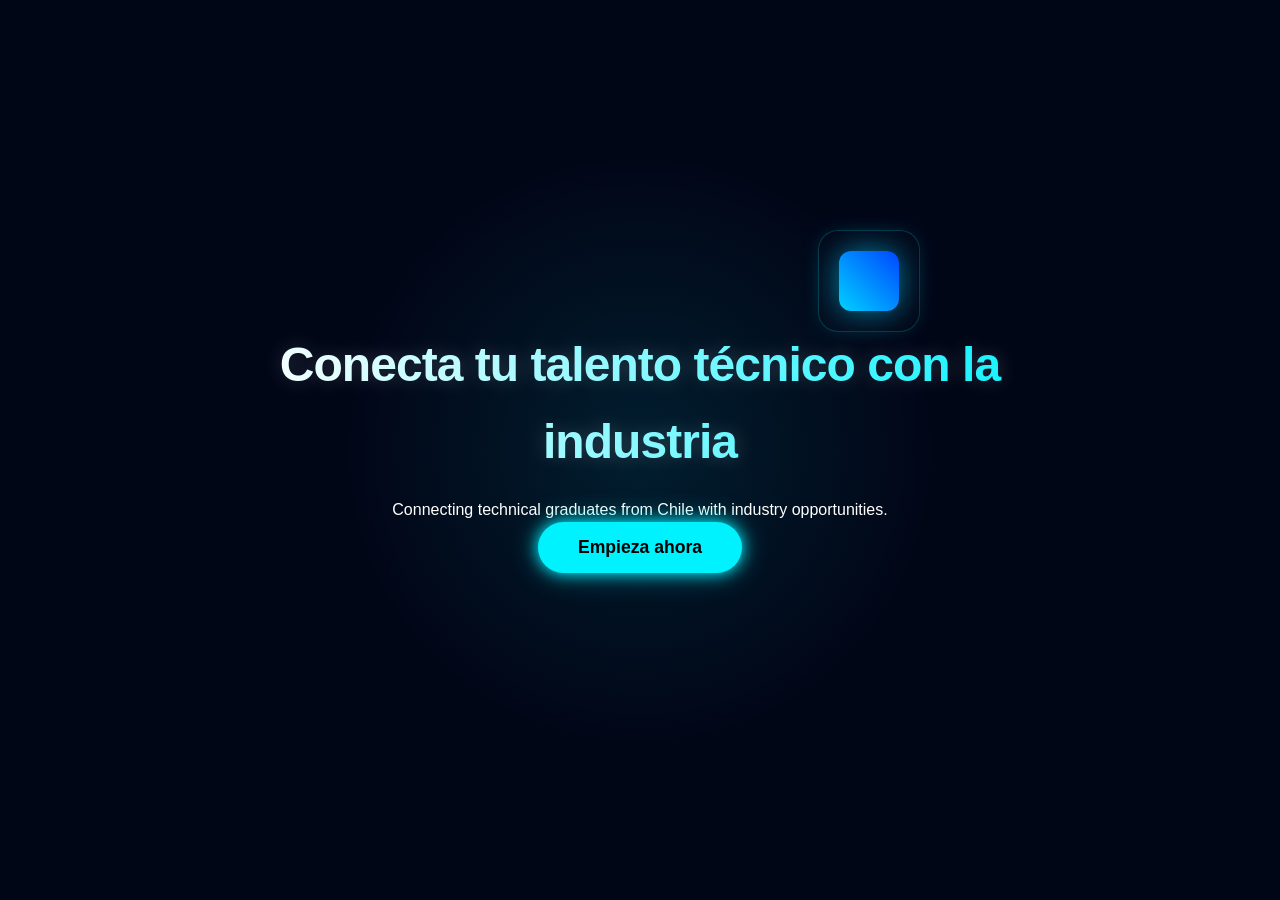
<file: bases de inovación/index.html>
<!DOCTYPE html>
<html lang="es">
<head>
    <link rel="stylesheet" href="style.css">
</head>
<body>
    <div class="background-overlay"></div>
    
    <main class="hero">
        <h1 class="title">Conecta tu talento técnico con la industria</h1>
        <p class="subtitle">Connecting technical graduates from Chile with industry opportunities.</p>
            <a href="dashboard.html" class="btn-link">
                <button class="btn-neon">Empieza ahora</button>
            </a>
        <div class="glass-card">
            <div class="cube-icon"></div>
        </div>
    </main>
</body>
</html>
</file>
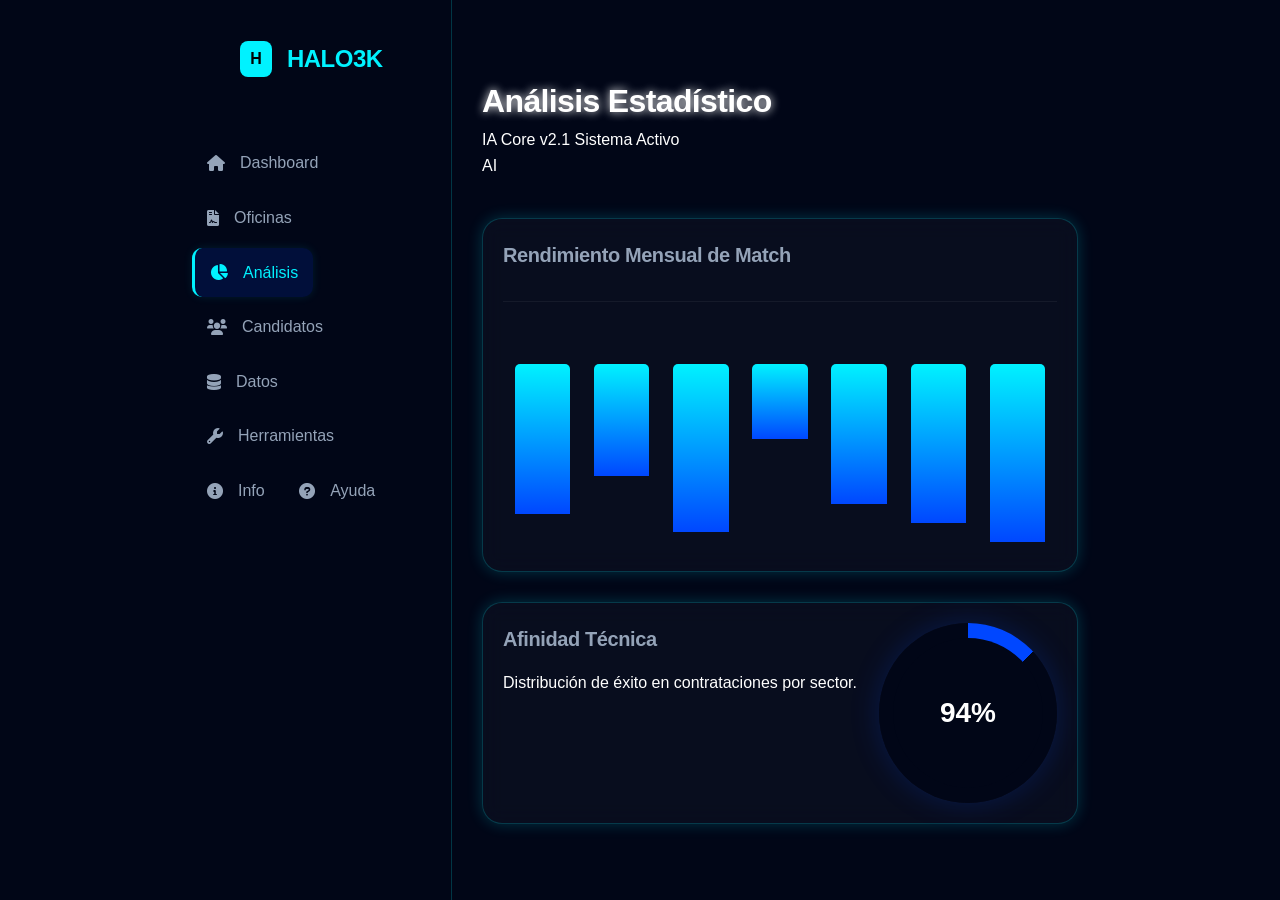
<file: bases de inovación/analisis.html>
<!DOCTYPE html>
<html lang="es">
<head>
    <meta charset="UTF-8">
    <meta name="viewport" content="width=device-width, initial-scale=1.0">
    <title>Análisis de IA - HALO3K</title>
    <link rel="stylesheet" href="https://cdnjs.cloudflare.com/ajax/libs/font-awesome/6.0.0-beta3/css/all.min.css">
    <link rel="stylesheet" href="style.css">
</head>
<body>
    <div class="dashboard-container">
        <aside class="sidebar" id="sidebar">
            <div class="sidebar-header">
                <i class="fas fa-arrow-left back-icon"></i>
                <div class="logo">
                    <span class="logo-icon">H</span>
                    <h1>HALO3K</h1>
                </div>
            </div>
            <nav class="sidebar-nav">
                <ul>
                    <a href="dashboard.html" class="btn-link"><li><i class="fas fa-home"></i> Dashboard</li></a>
                    <a href="oficinas.html" class="btn-link"><li><i class="fas fa-file-contract"></i> Oficinas</li></a>
                    <a href="analisis.html" class="btn-link"><li class="active"><i class="fas fa-chart-pie"></i> Análisis</li></a>
                    <a href="candidatos.html" class="btn-link"><li><i class="fas fa-users"></i> Candidatos</li></a>
                    <a href="datos.html" class="btn-link"><li><i class="fas fa-database"></i> Datos</li></a>
                    <a href="herramientas.html" class="btn-link"><li><i class="fas fa-wrench"></i> Herramientas</li></a>
                    <a href="info.html" class="btn-link"><li><i class="fas fa-info-circle"></i> Info</li></a>
                    <a href="ayuda.html" class="btn-link"><li><i class="fas fa-question-circle"></i> Ayuda</li></a>
                </ul>
            </nav>
        </aside>

        <main class="main-content">
            <header class="main-header">
                <h2>Análisis Estadístico</h2>
                <div class="user-profile">
                    <div class="user-info">
                        <span class="user-name">IA Core v2.1</span>
                        <span class="user-role">Sistema Activo</span>
                    </div>
                    <div class="user-avatar">AI</div>
                </div>
            </header>

            <div class="content-grid">
                <section class="metrics-section card neon-border" style="grid-column: span 2;">
                    <header class="metrics-header">
                        <h3>Rendimiento Mensual de Match</h3>
                    </header>
                    <div class="chart-area">
                        <div class="simulated-chart">
                            <div class="chart-bars">
                                <div class="bar bar1" style="height: 80%"></div>
                                <div class="bar bar2" style="height: 60%"></div>
                                <div class="bar bar3" style="height: 90%"></div>
                                <div class="bar bar4" style="height: 40%"></div>
                                <div class="bar bar5" style="height: 75%"></div>
                                <div class="bar bar6" style="height: 85%"></div>
                                <div class="bar bar7" style="height: 95%"></div>
                            </div>
                        </div>
                    </div>
                </section>

                <section class="specialty-section card neon-border">
                    <div class="specialty-text">
                        <h3>Afinidad Técnica</h3>
                        <p>Distribución de éxito en contrataciones por sector.</p>
                    </div>
                    <div class="specialty-visual">
                        <div class="doughnut-chart">
                            <span class="percentage">94%</span>
                        </div>
                    </div>
                </section>
            </div>
        </main>
    </div>
</body>
</html>
</file>
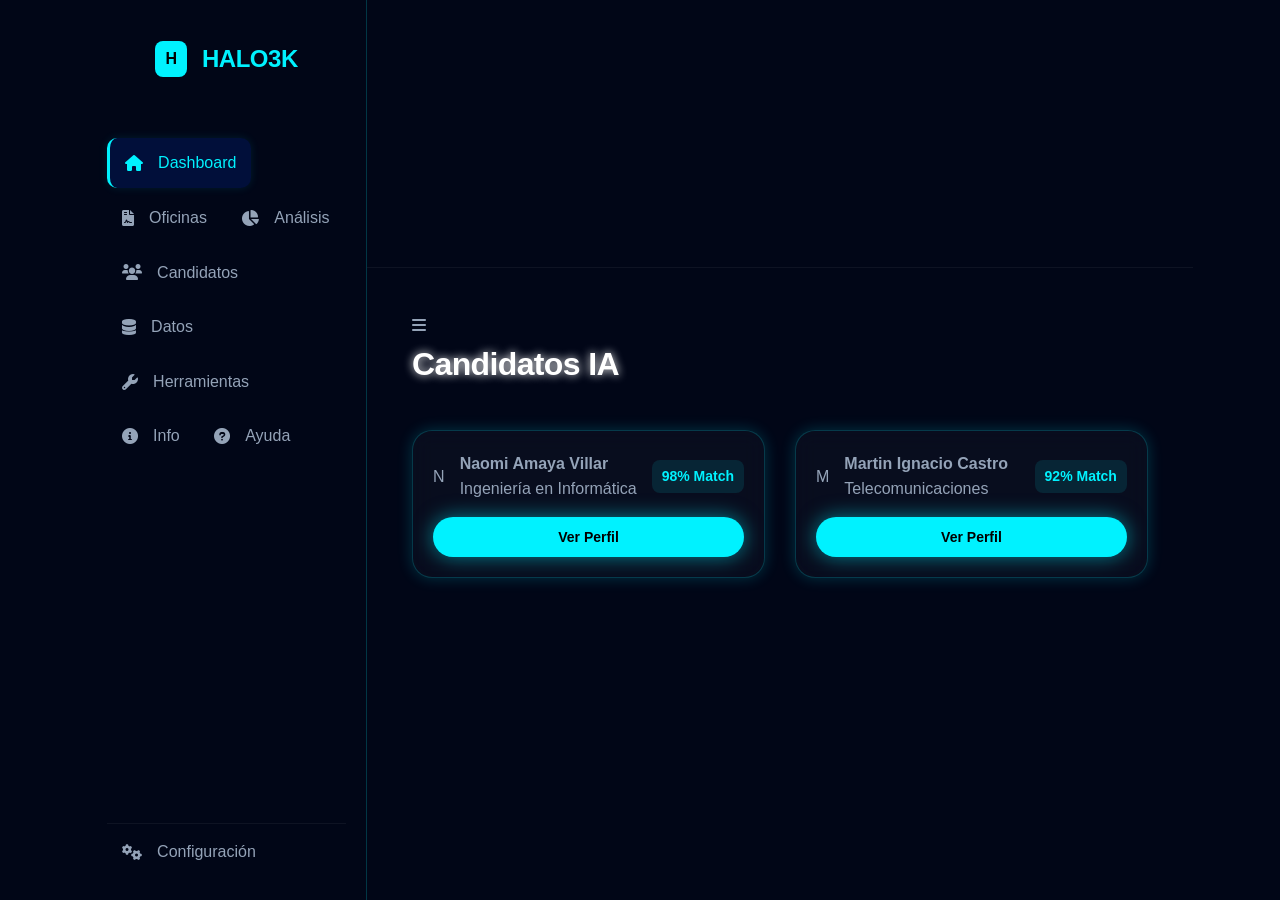
<file: bases de inovación/candidatos.html>
<!DOCTYPE html>
<html lang="es">
<head>
    <meta charset="UTF-8">
    <meta name="viewport" content="width=device-width, initial-scale=1.0">
    <title>Candidatos - HALO3K</title>
    <link rel="stylesheet" href="https://cdnjs.cloudflare.com/ajax/libs/font-awesome/6.0.0-beta3/css/all.min.css">
    <link rel="stylesheet" href="style.css">
</head>
<body>
    <div class="dashboard-container">
        <aside class="sidebar">
            <div class="sidebar-header">
                <i class="fas fa-arrow-left back-icon"></i>
                <div class="logo">
                    <span class="logo-icon">H</span>
                    <h1>HALO3K</h1>
                </div>
            </div>
            <nav class="sidebar-nav">
                <ul>

                    <a href="dashboard.html"  class="btn-link" ><li class="active"><i class="fas fa-home"></i> Dashboard</li></a>
                    <a href="oficinas.html"  class="btn-link" ><li><i class="fas fa-file-contract"></i> Oficinas</li></a>
                    <a href="analisis.html"  class="btn-link" ><li><i class="fas fa-chart-pie"></i> Análisis</li></a>
                    <a href="candidatos.html"  class="btn-link" ><li><i class="fas fa-users"></i> Candidatos</li></a>
                    <a href="datos.html"  class="btn-link" ><li><i class="fas fa-database"></i> Datos</li></a>
                    <a href="herramientas.html"  class="btn-link" ><li><i class="fas fa-wrench"></i> Herramientas</li></a>
                    <a href="info.html"  class="btn-link" ><li><i class="fas fa-info-circle"></i> Info</li></a>
                    <a href="ayuda.html"  class="btn-link" ><li><i class="fas fa-question-circle"></i> Ayuda</li></a>
                </ul>
            </nav>
            <div class="sidebar-footer">
                <i class="fas fa-cogs"></i>
                <span>Configuración</span>
            </div>
        </aside>
    <div class="sidebar-footer">
        
</aside>
                </ul>
            </nav>
        </aside>

        <main class="main-content">
            <header class="main-header">
                <i class="fas fa-bars open-menu" id="menu-toggle"></i>
                <h2>Candidatos IA</h2>
            </header>

            <div class="content-grid">
                <div class="card neon-border candidate-item">
                    <div class="candidate-info">
                        <div class="avatar-sim">N</div>
                        <div>
                            <h4>Naomi Amaya Villar</h4>
                            <p>Ingeniería en Informática</p>
                        </div>
                        <div class="score">98% Match</div>
                    </div>
                    <button class="btn-primary">Ver Perfil</button>
                </div>

                <div class="card neon-border candidate-item">
                    <div class="candidate-info">
                        <div class="avatar-sim">M</div>
                        <div>
                            <h4>Martin Ignacio Castro</h4>
                            <p>Telecomunicaciones</p>
                        </div>
                        <div class="score">92% Match</div>
                    </div>
                    <button class="btn-primary">Ver Perfil</button>
                </div>
            </div>
        </main>
    </div>

    <script>
        const menuToggle = document.getElementById('menu-toggle');
        const menuClose = document.getElementById('menu-close');
        const sidebar = document.getElementById('sidebar');

        menuToggle.onclick = () => sidebar.classList.add('active');
        menuClose.onclick = () => sidebar.classList.remove('active');
    </script>
</body>
</html>
</file>
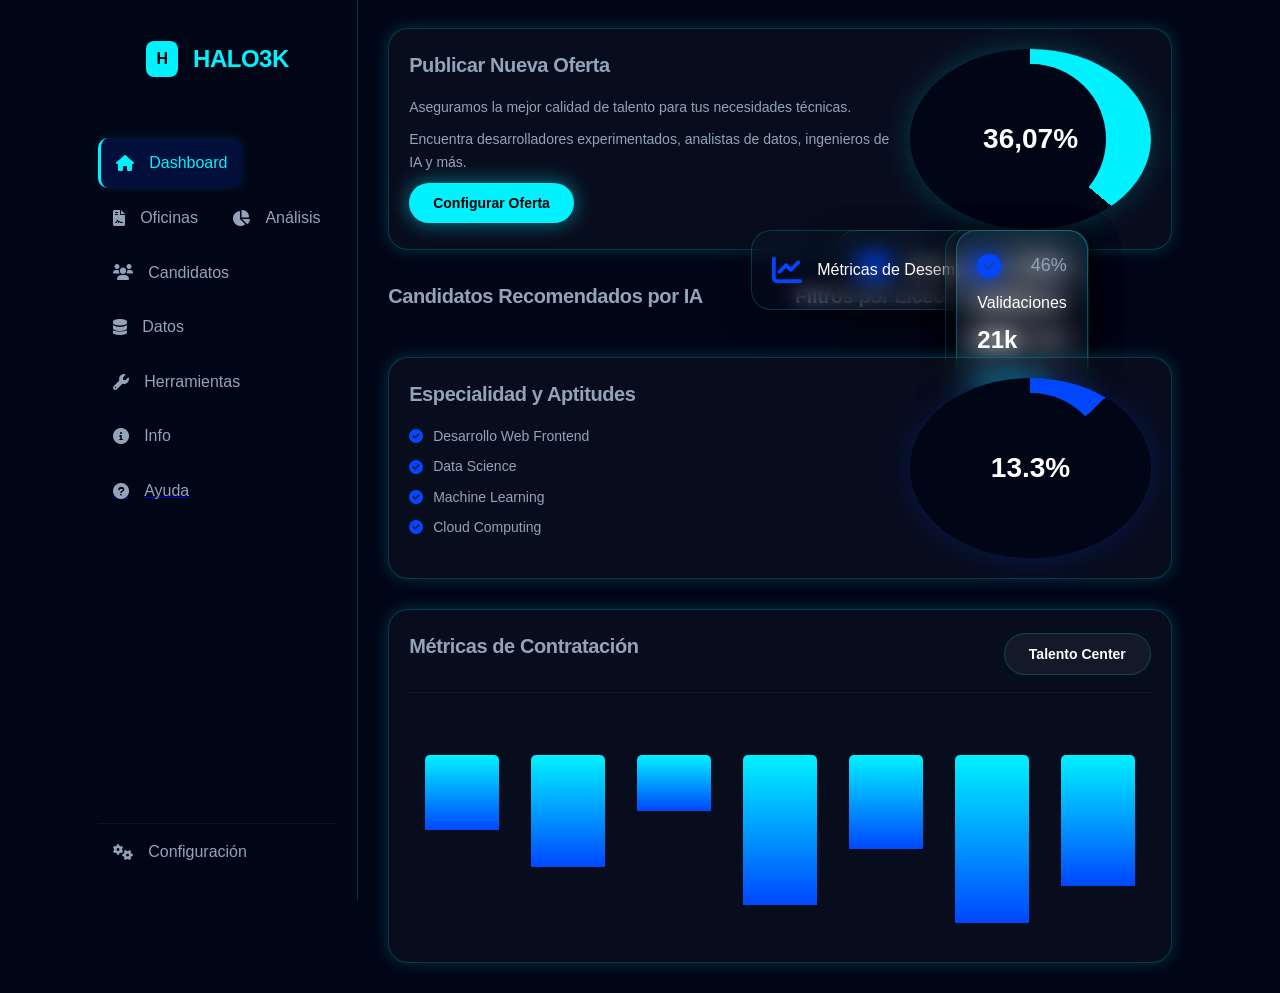
<file: bases de inovación/dashboard.html>
<!DOCTYPE html>
<html lang="es">
<head>
    <meta charset="UTF-8">
    <meta name="viewport" content="width=device-width, initial-scale=1.0">
    <title>HALO3K Dashboard - Responsive</title>
    <link rel="stylesheet" href="https://cdnjs.cloudflare.com/ajax/libs/font-awesome/6.0.0-beta3/css/all.min.css">
    <link rel="stylesheet" href="style.css">
</head>
<body>
    <div class="dashboard-container">
        <aside class="sidebar">
            <div class="sidebar-header">
                <i class="fas fa-arrow-left back-icon"></i>
                <div class="logo">
                    <span class="logo-icon">H</span>
                    <h1>HALO3K</h1>
                </div>
            </div>
            <nav class="sidebar-nav">
                <ul>
                    <a href="dashboard.html"  class="btn-link" ><li class="active"><i class="fas fa-home"></i> Dashboard</li></a>
                    <a href="oficinas.html"  class="btn-link" ><li><i class="fas fa-file-contract"></i> Oficinas</li></a>
                    <a href="analisis.html"  class="btn-link" ><li><i class="fas fa-chart-pie"></i> Análisis</li></a>
                    <a href="candidatos.html"  class="btn-link" ><li><i class="fas fa-users"></i> Candidatos</li></a>
                    <a href="datos.html"  class="btn-link" ><li><i class="fas fa-database"></i> Datos</li></a>
                    <a href="herramientas.html"  class="btn-link" ><li><i class="fas fa-wrench"></i> Herramientas</li></a>
                    <a href="info.html"  class="btn-link" ><li><i class="fas fa-info-circle"></i> Info</li></a>
                    <a href="ayuda.html"><li><i class="fas fa-question-circle"></i> Ayuda</li></a>
                </ul>
            </nav>
            <div class="sidebar-footer">
                <i class="fas fa-cogs"></i>
                <span>Configuración</span>
            </div>
        </aside>

        <main class="main-content">
            <header class="main-header">
                <h2>Dashboard</h2>
            </header>

            <div class="content-grid">
                <section class="offer-section card neon-border">
                    <div class="offer-text">
                        <h3>Publicar Nueva Oferta</h3>
                        <p>Aseguramos la mejor calidad de talento para tus necesidades técnicas.</p>
                        <p>Encuentra desarrolladores experimentados, analistas de datos, ingenieros de IA y más.</p>
                        <button class="btn-primary">Configurar Oferta</button>
                    </div>
                    <div class="offer-visual">
                        <div class="progress-circle">
                            <span class="percentage">36,07%</span>
                        </div>
                    </div>
                </section>

                <section class="candidates-section">
                    <h3>Candidatos Recomendados por IA</h3>
                    <div class="candidate-cards">
                        <div class="glass-card card">
                            <i class="fas fa-id-card card-icon"></i>
                            <p>Detalles del Candidato</p>
                        </div>
                        <div class="glass-card card">
                            <i class="fas fa-chart-line card-icon"></i>
                            <p>Métricas de Desempeño</p>
                            <span class="stat-highlight">871%</span>
                        </div>
                    </div>
                </section>

                <section class="filters-section">
                    <h3>Filtros por Liceo Técnico y</h3>
                    <div class="filter-cards">
                        <div class="glass-card card filter-card">
                            <div class="filter-header">
                                <i class="fas fa-user-graduate filter-icon"></i>
                                <span class="filter-percentage">27.4%</span>
                            </div>
                            <p>Habilidades</p>
                            <span class="filter-value">42.64.3%</span>
                            <a href="#" class="view-link">Ver Más <i class="fas fa-arrow-right"></i></a>
                        </div>
                        <div class="glass-card card filter-card">
                            <div class="filter-header">
                                <i class="fas fa-check-circle filter-icon"></i>
                                <span class="filter-percentage">60%</span>
                            </div>
                            <p>Validaciones</p>
                            <span class="filter-value">22k</span>
                            <a href="#" class="view-link">Ver Más <i class="fas fa-arrow-right"></i></a>
                        </div>
                        <div class="glass-card card filter-card">
                            <div class="filter-header">
                                <i class="fas fa-check-circle filter-icon"></i>
                                <span class="filter-percentage">46%</span>
                            </div>
                            <p>Validaciones</p>
                            <span class="filter-value">21k</span>
                            <a href="#" class="view-link">Ver Más <i class="fas fa-arrow-right"></i></a>
                        </div>
                    </div>
                </section>

                <section class="specialty-section card neon-border">
                    <div class="specialty-text">
                        <h3>Especialidad y Aptitudes</h3>
                        <ul class="check-list">
                            <li><i class="fas fa-check-circle"></i> Desarrollo Web Frontend</li>
                            <li><i class="fas fa-check-circle"></i> Data Science</li>
                            <li><i class="fas fa-check-circle"></i> Machine Learning</li>
                            <li><i class="fas fa-check-circle"></i> Cloud Computing</li>
                        </ul>
                    </div>
                    <div class="specialty-visual">
                        <div class="doughnut-chart">
                            <span class="percentage">13.3%</span>
                        </div>
                    </div>
                </section>

                <section class="metrics-section card neon-border">
                    <header class="metrics-header">
                        <h3>Métricas de Contratación</h3>
                        <button class="btn-secondary">Talento Center</button>
                    </header>
                    <div class="chart-area">
                        <div class="simulated-chart">
                            <div class="chart-line"></div>
                            <div class="chart-bars">
                                <div class="bar bar1"></div>
                                <div class="bar bar2"></div>
                                <div class="bar bar3"></div>
                                <div class="bar bar4"></div>
                                <div class="bar bar5"></div>
                                <div class="bar bar6"></div>
                                <div class="bar bar7"></div>
                            </div>
                        </div>
                    </div>
                </section>
            </div>
        </main>
    </div>
</body>
</html>
</file>
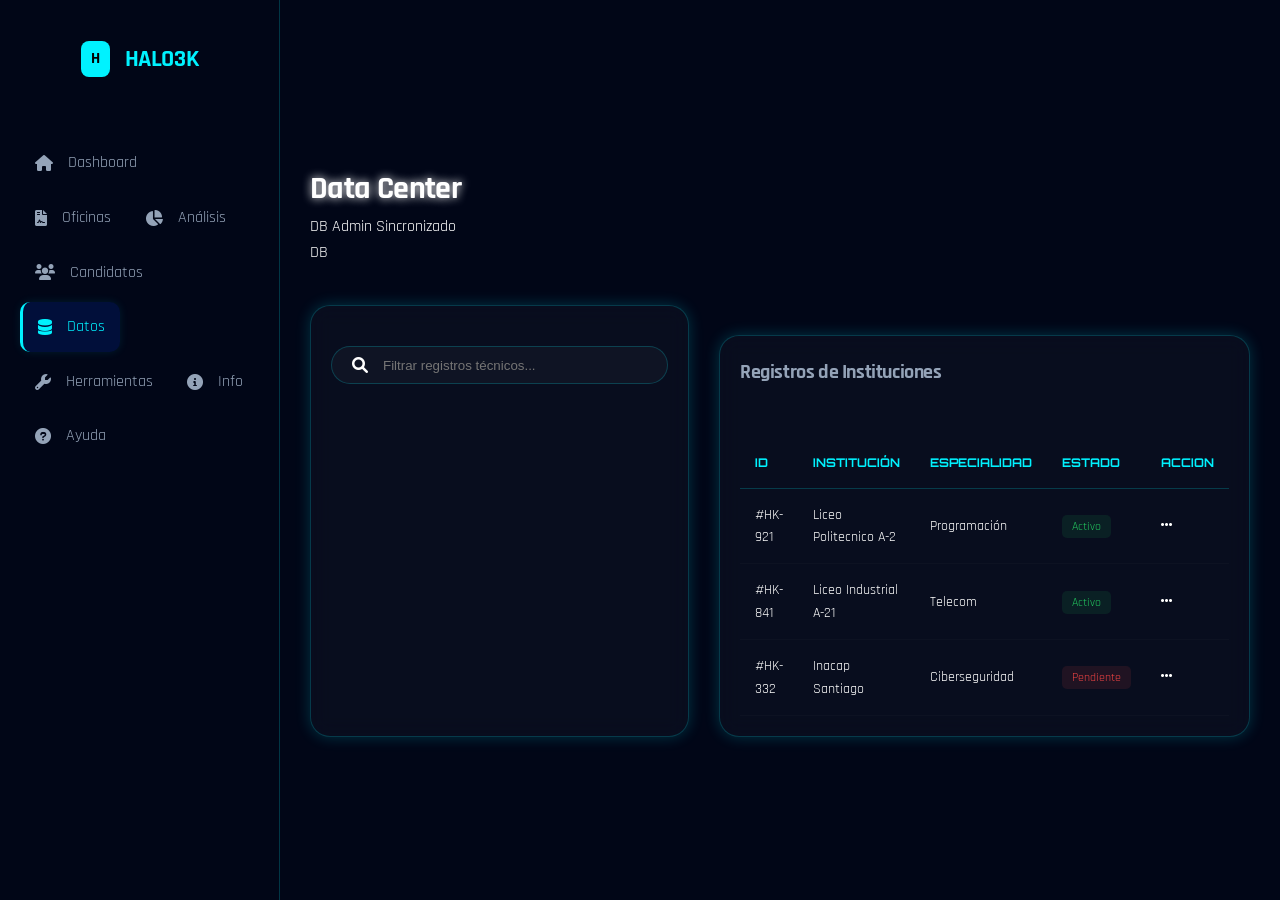
<file: bases de inovación/datos.html>
<!DOCTYPE html>
<html lang="es">
<head>
    <meta charset="UTF-8">
    <meta name="viewport" content="width=device-width, initial-scale=1.0">
    <title>Data Center - HALO3K</title>
    <link href="https://fonts.googleapis.com/css2?family=Orbitron:wght@400;700&family=Rajdhani:wght@400;500;700&display=swap" rel="stylesheet">
    <link rel="stylesheet" href="https://cdnjs.cloudflare.com/ajax/libs/font-awesome/6.0.0-beta3/css/all.min.css">
    <link rel="stylesheet" href="style.css">
</head>
<body>
    <div class="dashboard-container">
        <aside class="sidebar" id="sidebar">
            <div class="sidebar-header">
                <i class="fas fa-arrow-left back-icon" id="menu-close"></i>
                <div class="logo">
                    <span class="logo-icon">H</span>
                    <h1>HALO3K</h1>
                </div>
            </div>
            <nav class="sidebar-nav">
                <ul>
                    <a href="dashboard.html" class="btn-link"><li><i class="fas fa-home"></i> Dashboard</li></a>
                    <a href="oficinas.html" class="btn-link"><li><i class="fas fa-file-contract"></i> Oficinas</li></a>
                    <a href="analisis.html" class="btn-link"><li><i class="fas fa-chart-pie"></i> Análisis</li></a>
                    <a href="candidatos.html" class="btn-link"><li><i class="fas fa-users"></i> Candidatos</li></a>
                    <a href="datos.html" class="btn-link"><li class="active"><i class="fas fa-database"></i> Datos</li></a>
                    <a href="herramientas.html" class="btn-link"><li><i class="fas fa-wrench"></i> Herramientas</li></a>
                    <a href="info.html" class="btn-link"><li><i class="fas fa-info-circle"></i> Info</li></a>
                    <a href="ayuda.html" class="btn-link"><li><i class="fas fa-question-circle"></i> Ayuda</li></a>
                </ul>
            </nav>
        </aside>

        <main class="main-content">
            <header class="main-header">
                <div style="display: flex; align-items: center; gap: 15px;">
                    <i class="fas fa-bars mobile-menu-btn" id="menu-toggle"></i>
                    <h2>Data Center</h2>
                </div>
                <div class="user-profile">
                    <div class="user-info">
                        <span class="user-name">DB Admin</span>
                        <span class="user-role">Sincronizado</span>
                    </div>
                    <div class="user-avatar">DB</div>
                </div>
            </header>

            <div class="content-grid">
                <section class="card neon-border" style="grid-column: span 1;">
                    <div class="search-bar">
                        <i class="fas fa-search"></i>
                        <input type="text" placeholder="Filtrar registros técnicos...">
                    </div>
                </section>

                <section class="data-section card neon-border" style="grid-column: span 1;">
                    <header class="metrics-header">
                        <h3>Registros de Instituciones</h3>
                    </header>
                    
                    <div class="table-container">
                        <table>
                            <thead>
                                <tr>
                                    <th>ID</th>
                                    <th>INSTITUCIÓN</th>
                                    <th>ESPECIALIDAD</th>
                                    <th>ESTADO</th>
                                    <th>ACCION</th>
                                </tr>
                            </thead>
                            <tbody>
                                <tr>
                                    <td>#HK-921</td>
                                    <td>Liceo Politecnico A-2</td>
                                    <td>Programación</td>
                                    <td><span class="status online">Activo</span></td>
                                    <td><i class="fas fa-ellipsis-h" style="cursor:pointer;"></i></td>
                                </tr>
                                <tr>
                                    <td>#HK-841</td>
                                    <td>Liceo Industrial A-21</td>
                                    <td>Telecom</td>
                                    <td><span class="status online">Activo</span></td>
                                    <td><i class="fas fa-ellipsis-h" style="cursor:pointer;"></i></td>
                                </tr>
                                <tr>
                                    <td>#HK-332</td>
                                    <td>Inacap Santiago</td>
                                    <td>Ciberseguridad</td>
                                    <td><span class="status offline">Pendiente</span></td>
                                    <td><i class="fas fa-ellipsis-h" style="cursor:pointer;"></i></td>
                                </tr>
                            </tbody>
                        </table>
                    </div>
                </section>
            </div>
        </main>
    </div>

    <script>
        const menuToggle = document.getElementById('menu-toggle');
        const menuClose = document.getElementById('menu-close');
        const sidebar = document.getElementById('sidebar');

        if(menuToggle) {
            menuToggle.onclick = () => sidebar.classList.add('active');
        }
        if(menuClose) {
            menuClose.onclick = () => sidebar.classList.remove('active');
        }
    </script>
</body>
</html>
</file>
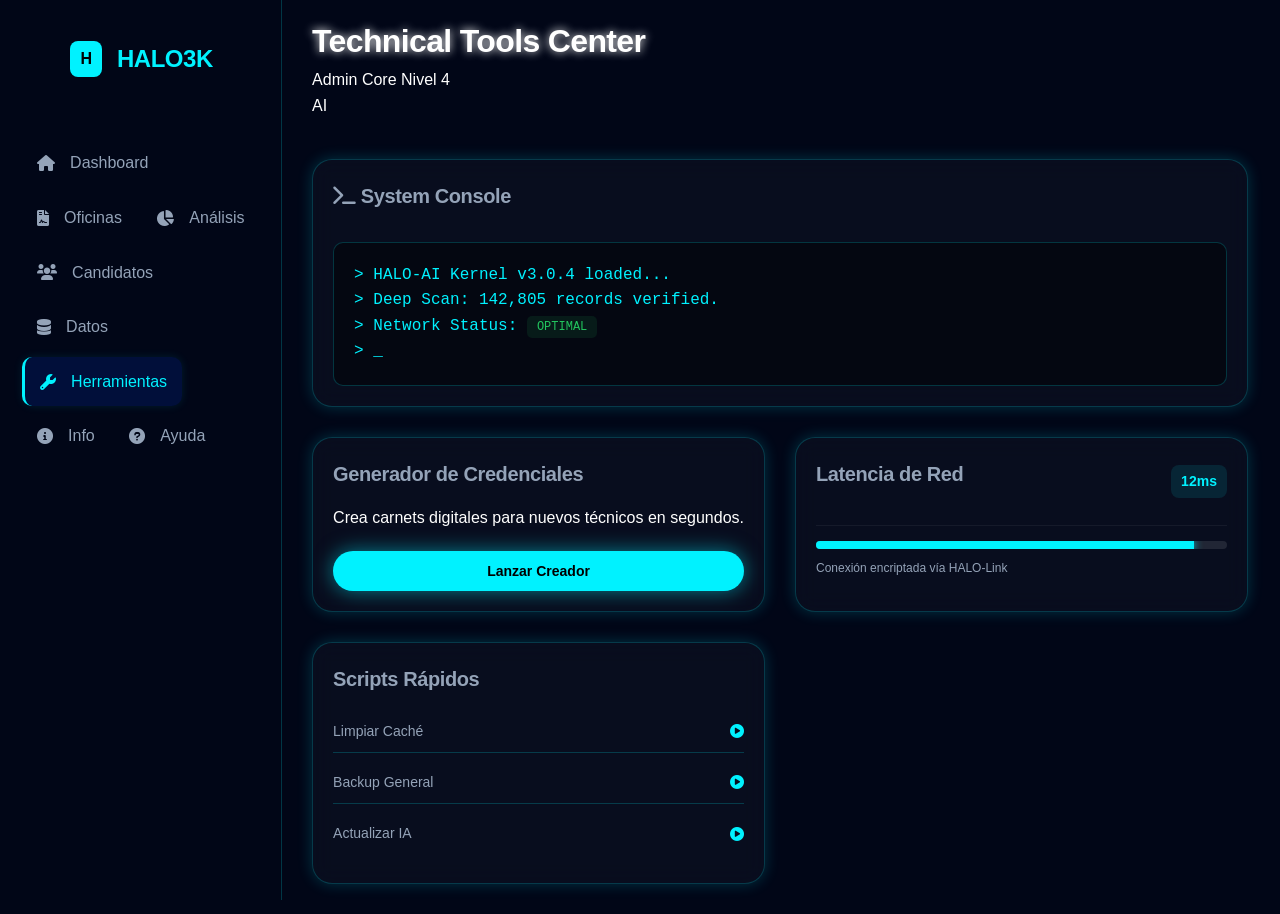
<file: bases de inovación/herramientas.html>
<!DOCTYPE html>
<html lang="es">
<head>
    <meta charset="UTF-8">
    <meta name="viewport" content="width=device-width, initial-scale=1.0">
    <title>Herramientas - HALO3K</title>
    <link rel="stylesheet" href="https://cdnjs.cloudflare.com/ajax/libs/font-awesome/6.0.0-beta3/css/all.min.css">
    <link rel="stylesheet" href="style.css">
</head>
<body>
    <div class="dashboard-container">
        <aside class="sidebar">
            <div class="sidebar-header">
                <i class="fas fa-arrow-left back-icon"></i>
                <div class="logo">
                    <span class="logo-icon">H</span>
                    <h1>HALO3K</h1>
                </div>
            </div>
            <nav class="sidebar-nav">
                <ul>
                    <a href="dashboard.html" class="btn-link"><li><i class="fas fa-home"></i> Dashboard</li></a>
                    <a href="oficinas.html" class="btn-link"><li><i class="fas fa-file-contract"></i> Oficinas</li></a>
                    <a href="analisis.html" class="btn-link"><li><i class="fas fa-chart-pie"></i> Análisis</li></a>
                    <a href="candidatos.html" class="btn-link"><li><i class="fas fa-users"></i> Candidatos</li></a>
                    <a href="datos.html" class="btn-link"><li><i class="fas fa-database"></i> Datos</li></a>
                    <a href="herramientas.html" class="btn-link"><li class="active"><i class="fas fa-wrench"></i> Herramientas</li></a>
                    <a href="info.html" class="btn-link"><li><i class="fas fa-info-circle"></i> Info</li></a>
                    <a href="ayuda.html" class="btn-link"><li><i class="fas fa-question-circle"></i> Ayuda</li></a>
                </ul>
            </nav>
        </aside>

        <main class="main-content">
            <header class="main-header">
                <h2>Technical Tools Center</h2>
                <div class="user-profile">
                    <div class="user-info">
                        <span class="user-name">Admin Core</span>
                        <span class="user-role">Nivel 4</span>
                    </div>
                    <div class="user-avatar">AI</div>
                </div>
            </header>

            <div class="content-grid">
                
                <section class="card neon-border" style="grid-column: span 2;">
                    <header class="metrics-header">
                        <h3><i class="fas fa-terminal"></i> System Console</h3>
                    </header>
                    <div style="background: rgba(0,0,0,0.4); padding: 20px; font-family: 'Courier New', monospace; color: var(--neon-blue); border-radius: 10px; margin-top: 15px; border: 1px solid var(--glass-border);">
                        <p>> HALO-AI Kernel v3.0.4 loaded...</p>
                        <p>> Deep Scan: 142,805 records verified.</p>
                        <p>> Network Status: <span class="status online">OPTIMAL</span></p>
                        <p>> _</p>
                    </div>
                </section>

                <section class="card neon-border">
                    <div class="specialty-text">
                        <h3>Generador de Credenciales</h3>
                        <p>Crea carnets digitales para nuevos técnicos en segundos.</p>
                        <button class="btn-primary" style="margin-top: 20px; width: 100%;">Lanzar Creador</button>
                    </div>
                </section>

                <section class="card neon-border">
                    <header class="metrics-header">
                        <h3>Latencia de Red</h3>
                        <div class="score">12ms</div>
                    </header>
                    <div class="chart-area" style="height: 60px; margin-top: 20px;">
                        <div style="width: 100%; height: 8px; background: rgba(255,255,255,0.1); border-radius: 4px; overflow: hidden;">
                            <div style="width: 92%; height: 100%; background: var(--neon-blue); box-shadow: 0 0 10px var(--neon-blue);"></div>
                        </div>
                        <p style="font-size: 12px; color: var(--text-muted); margin-top: 10px;">Conexión encriptada vía HALO-Link</p>
                    </div>
                </section>

                <section class="card neon-border">
                    <h3>Scripts Rápidos</h3>
                    <ul class="check-list" style="margin-top: 15px;">
                        <li style="display: flex; justify-content: space-between; align-items: center; padding: 10px 0; border-bottom: 1px solid var(--border);">
                            <span>Limpiar Caché</span>
                            <i class="fas fa-play-circle" style="color: var(--neon-blue); cursor: pointer;"></i>
                        </li>
                        <li style="display: flex; justify-content: space-between; align-items: center; padding: 10px 0; border-bottom: 1px solid var(--border);">
                            <span>Backup General</span>
                            <i class="fas fa-play-circle" style="color: var(--neon-blue); cursor: pointer;"></i>
                        </li>
                        <li style="display: flex; justify-content: space-between; align-items: center; padding: 10px 0;">
                            <span>Actualizar IA</span>
                            <i class="fas fa-play-circle" style="color: var(--neon-blue); cursor: pointer;"></i>
                        </li>
                    </ul>
                </section>

            </div>
        </main>
    </div>
</body>
</html>
</file>
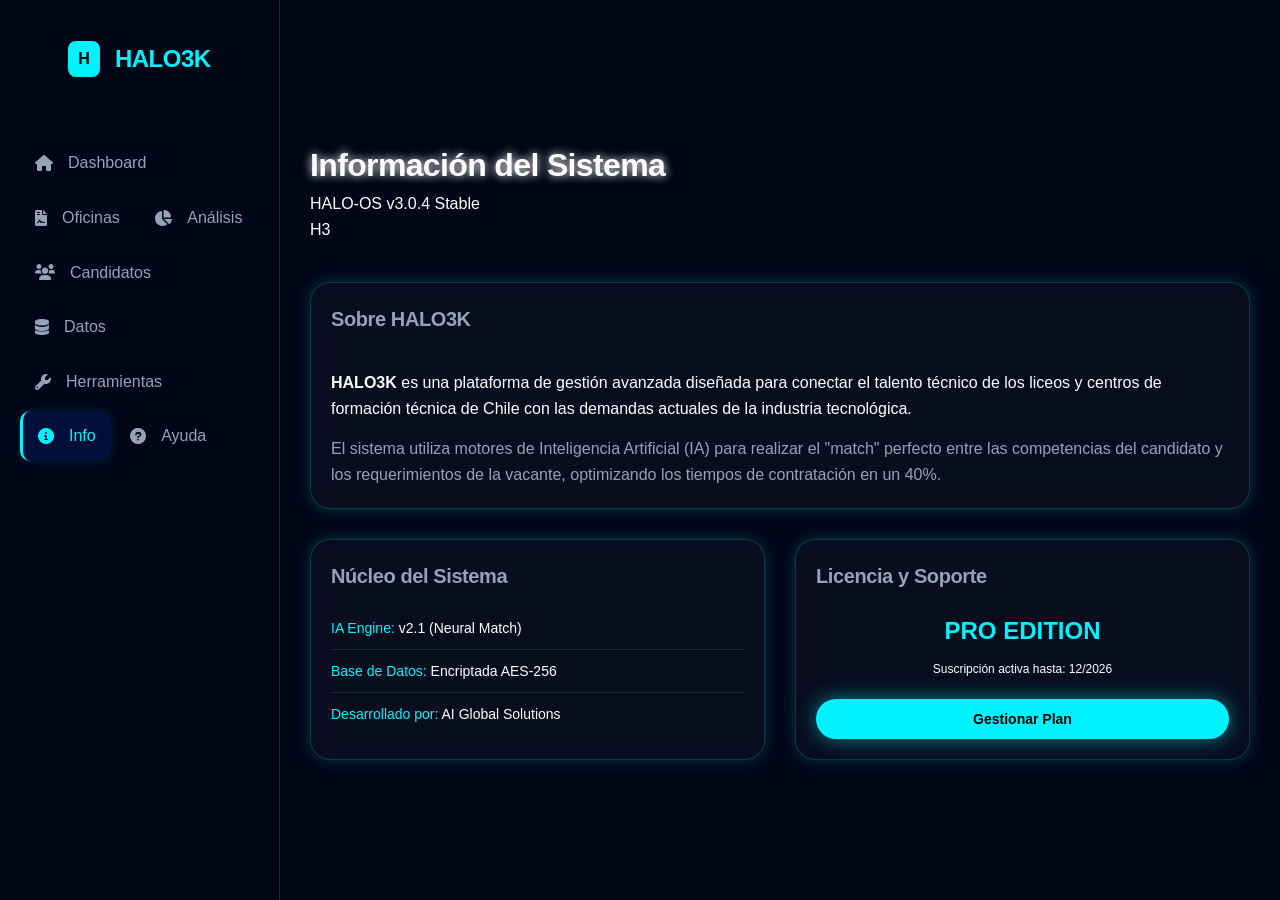
<file: bases de inovación/info.html>
<!DOCTYPE html>
<html lang="es">
<head>
    <meta charset="UTF-8">
    <meta name="viewport" content="width=device-width, initial-scale=1.0">
    <title>Información del Sistema - HALO3K</title>
    <link rel="stylesheet" href="https://cdnjs.cloudflare.com/ajax/libs/font-awesome/6.0.0-beta3/css/all.min.css">
    <link rel="stylesheet" href="style.css">
</head>
<body>
    <div class="dashboard-container">
        <aside class="sidebar">
            <div class="sidebar-header">
                <i class="fas fa-arrow-left back-icon"></i>
                <div class="logo">
                    <span class="logo-icon">H</span>
                    <h1>HALO3K</h1>
                </div>
            </div>
            <nav class="sidebar-nav">
                <ul>
                    <a href="dashboard.html" class="btn-link"><li><i class="fas fa-home"></i> Dashboard</li></a>
                    <a href="oficinas.html" class="btn-link"><li><i class="fas fa-file-contract"></i> Oficinas</li></a>
                    <a href="analisis.html" class="btn-link"><li><i class="fas fa-chart-pie"></i> Análisis</li></a>
                    <a href="candidatos.html" class="btn-link"><li><i class="fas fa-users"></i> Candidatos</li></a>
                    <a href="datos.html" class="btn-link"><li><i class="fas fa-database"></i> Datos</li></a>
                    <a href="herramientas.html" class="btn-link"><li><i class="fas fa-wrench"></i> Herramientas</li></a>
                    <a href="info.html" class="btn-link"><li class="active"><i class="fas fa-info-circle"></i> Info</li></a>
                    <a href="ayuda.html" class="btn-link"><li><i class="fas fa-question-circle"></i> Ayuda</li></a>
                </ul>
            </nav>
        </aside>

        <main class="main-content">
            <header class="main-header">
                <h2>Información del Sistema</h2>
                <div class="user-profile">
                    <div class="user-info">
                        <span class="user-name">HALO-OS</span>
                        <span class="user-role">v3.0.4 Stable</span>
                    </div>
                    <div class="user-avatar">H3</div>
                </div>
            </header>

            <div class="content-grid">
                <section class="card neon-border" style="grid-column: span 2;">
                    <header class="metrics-header">
                        <h3>Sobre HALO3K</h3>
                    </header>
                    <div style="margin-top: 20px; line-height: 1.6;">
                        <p><strong>HALO3K</strong> es una plataforma de gestión avanzada diseñada para conectar el talento técnico de los liceos y centros de formación técnica de Chile con las demandas actuales de la industria tecnológica.</p>
                        <p style="margin-top: 15px; color: var(--text-muted);">El sistema utiliza motores de Inteligencia Artificial (IA) para realizar el "match" perfecto entre las competencias del candidato y los requerimientos de la vacante, optimizando los tiempos de contratación en un 40%.</p>
                    </div>
                </section>

                <section class="card neon-border">
                    <h3>Núcleo del Sistema</h3>
                    <ul style="list-style: none; margin-top: 15px; font-size: 14px;">
                        <li style="padding: 10px 0; border-bottom: 1px solid rgba(255,255,255,0.1);">
                            <span style="color: var(--neon-blue);">IA Engine:</span> v2.1 (Neural Match)
                        </li>
                        <li style="padding: 10px 0; border-bottom: 1px solid rgba(255,255,255,0.1);">
                            <span style="color: var(--neon-blue);">Base de Datos:</span> Encriptada AES-256
                        </li>
                        <li style="padding: 10px 0;">
                            <span style="color: var(--neon-blue);">Desarrollado por:</span> AI Global Solutions
                        </li>
                    </ul>
                </section>

                <section class="card neon-border">
                    <h3>Licencia y Soporte</h3>
                    <div style="text-align: center; margin-top: 20px;">
                        <div style="font-size: 24px; color: var(--neon-blue); font-weight: bold;">PRO EDITION</div>
                        <p style="font-size: 12px; margin-top: 10px;">Suscripción activa hasta: 12/2026</p>
                        <button class="btn-primary" style="margin-top: 20px; width: 100%;">Gestionar Plan</button>
                    </div>
                </section>
            </div>
        </main>
    </div>
</body>
</html>
</file>
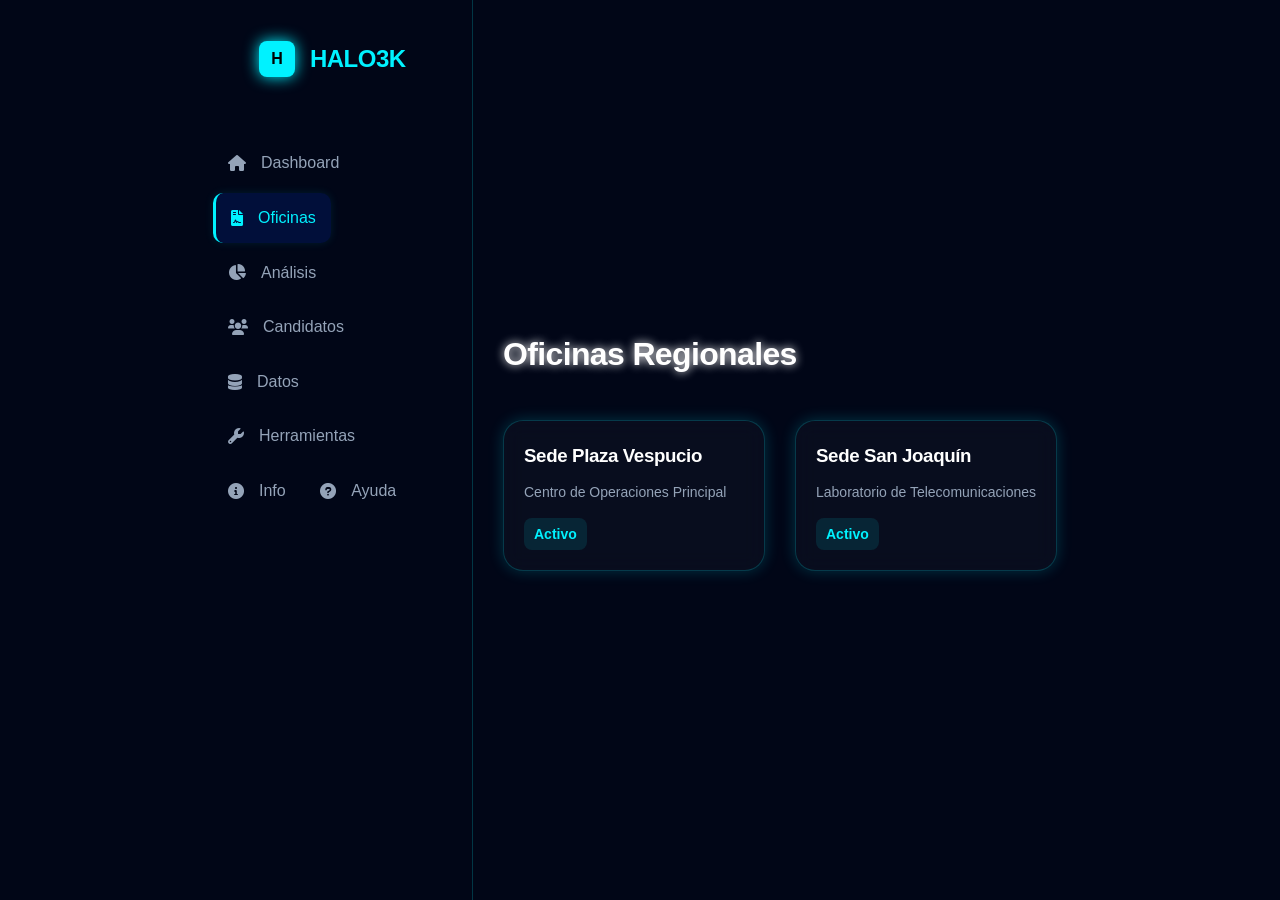
<file: bases de inovación/oficinas.html>
<!DOCTYPE html>
<html lang="es">
<head>
    <meta charset="UTF-8">
    <meta name="viewport" content="width=device-width, initial-scale=1.0">
    <title>Oficinas - HALO3K</title>
    <link rel="stylesheet" href="https://cdnjs.cloudflare.com/ajax/libs/font-awesome/6.0.0-beta3/css/all.min.css">
    <link rel="stylesheet" href="style.css">
</head>
<body>
    <div class="dashboard-container">
        <aside class="sidebar">
            <div class="sidebar-header">
                <div class="logo">
                    <div class="logo-box">H</div>
                    <h1>HALO3K</h1>
                </div>
            </div>
            <nav class="sidebar-nav">
                <ul>
                    <a href="dashboard.html" class="btn-link"><li><i class="fas fa-home"></i> Dashboard</li></a>
                    <a href="oficinas.html" class="btn-link"><li class="active"><i class="fas fa-file-contract"></i> Oficinas</li></a>
                    <a href="analisis.html" class="btn-link"><li><i class="fas fa-chart-pie"></i> Análisis</li></a>
                    <a href="candidatos.html" class="btn-link"><li><i class="fas fa-users"></i> Candidatos</li></a>
                    <a href="datos.html" class="btn-link"><li><i class="fas fa-database"></i> Datos</li></a>
                    <a href="herramientas.html" class="btn-link"><li><i class="fas fa-wrench"></i> Herramientas</li></a>
                    <a href="info.html" class="btn-link"><li><i class="fas fa-info-circle"></i> Info</li></a>
                    <a href="ayuda.html" class="btn-link"><li><i class="fas fa-question-circle"></i> Ayuda</li></a>
                </ul>
            </nav>
        </aside>

        <main class="main-content">
            <header class="main-header">
                <h2>Oficinas Regionales</h2>
            </header>
            
            <div class="content-grid">
                <div class="card neon-border">
                    <h3>Sede Plaza Vespucio</h3>
                    <p style="color: var(--text-muted); font-size: 14px; margin-top: 10px;">Centro de Operaciones Principal</p>
                    <div class="score" style="margin-top: 15px; display: inline-block;">Activo</div>
                </div>
                <div class="card neon-border">
                    <h3>Sede San Joaquín</h3>
                    <p style="color: var(--text-muted); font-size: 14px; margin-top: 10px;">Laboratorio de Telecomunicaciones</p>
                    <div class="score" style="margin-top: 15px; display: inline-block;">Activo</div>
                </div>
            </div>
        </main>
    </div>
</body>
</html>
</file>
<file: bases de inovación/style.css>
:root {
    --bg-dark: #020617;
    --neon-blue: #00f2ff;
    --glass-bg: rgba(255, 255, 255, 0.03);
    --glass-border: rgba(0, 242, 255, 0.2);
}

body {
    background-color: var(--bg-dark);
    color: white;
    font-family: 'Segoe UI', sans-serif;
    display: flex;
    justify-content: center;
    align-items: center;
    height: 100vh;
    margin: 0;
    overflow: hidden;
}

/* Efecto de resplandor de fondo */
.background-overlay {
    position: absolute;
    width: 600px;
    height: 600px;
    background: radial-gradient(circle, rgba(0, 242, 255, 0.1) 0%, transparent 70%);
    z-index: -1;
}

.hero {
    text-align: center;
    max-width: 800px;
}

.title {
    font-size: 3rem;
    font-weight: 800;
    margin-bottom: 1rem;
    text-shadow: 0 0 20px rgba(255, 255, 255, 0.2);
}

/* El Botón Neón */
.btn-neon {
    background: var(--neon-blue);
    border: none;
    padding: 15px 40px;
    border-radius: 50px;
    font-weight: bold;
    cursor: pointer;
    font-size: 1.1rem;
    color: #000;
    /* El truco del brillo exterior */
    box-shadow: 0 0 15px var(--neon-blue), 0 0 30px rgba(0, 242, 255, 0.4);
    transition: transform 0.3s ease, box-shadow 0.3s ease;
}

.btn-neon:hover {
    transform: scale(1.05);
    box-shadow: 0 0 25px var(--neon-blue), 0 0 50px rgba(0, 242, 255, 0.6);
}

/* Efecto Glassmorphism (para el Dashboard) */
.glass-card {
    margin-top: 50px;
    background: var(--glass-bg);
    backdrop-filter: blur(12px); /* Esto crea el efecto de vidrio esmerilado */
    -webkit-backdrop-filter: blur(12px);
    border: 1px solid var(--glass-border);
    padding: 40px;
    border-radius: 20px;
    display: inline-block;
}

.title {
    background: linear-gradient(to right, #ffffff, #00f2ff);
    background-clip: text;
    -webkit-background-clip: text;
    -webkit-text-fill-color: transparent;
}

.cube-icon {
    width: 60px;
    height: 60px;
    background: linear-gradient(45deg, #00d1ff, #0047ff); /* Gradiente azul */
    border-radius: 12px;
    box-shadow: 0 0 30px rgba(0, 209, 255, 0.6); /* El brillo neón */
    position: relative;
    /* Animación para que flote */
    animation: float 3s ease-in-out infinite;
}

@keyframes float {
    0%, 100% { transform: translateY(0); }
    50% { transform: translateY(-10px); }
}

.hero {
    position: relative; /* Indispensable para que el absoluto funcione */
    min-height: 100vh;
    display: flex;
    flex-direction: column;
    justify-content: center;
    align-items: center;
    text-align: center;
}

.glass-card {
    position: absolute; /* Se sale del flujo normal */
    
    /* Ejemplo: Arriba a la derecha */
    top: 20%; 
    right: 15%;
    
    /* Si lo quieres abajo a la izquierda, usarías:
    bottom: 10%;
    left: 10%; 
    */

    background: var(--glass-bg);
    backdrop-filter: blur(12px);
    border: 1px solid var(--glass-border);
    padding: 20px;
    border-radius: 20px;
    box-shadow: 0 0 20px rgba(0, 242, 255, 0.1);
}

.btn-link {
    text-decoration: none; /* Quita el subrayado */
    display: inline-block; /* Para que respete el tamaño del botón */
}

/* --- Variables y Configuración Base --- */
:root {
    --bg-dark: #010617; /* Fondo ultra oscuro */
    --primary-neon: #00f2ff; /* Cian neón */
    --secondary-neon: #0047ff; /* Azul profundo */
    --text-main: #e2e8f0; /* Texto claro */
    --text-muted: #94a3b8; /* Texto secundario */
    --glass-bg: rgba(255, 255, 255, 0.03); /* Fondo de tarjetas de vidrio */
    --glass-border: rgba(0, 242, 255, 0.2); /* Borde de tarjetas de vidrio */
    --card-shadow: 0 10px 30px rgba(0, 0, 0, 0.5); /* Sombra de tarjeta */
}

* {
    box-sizing: border-box;
    margin: 0;
    padding: 0;
}

body {
    font-family: 'Segoe UI', 'Roboto', 'Helvetica Neue', sans-serif;
    background-color: var(--bg-dark);
    color: var(--text-main);
    line-height: 1.6;
    overflow-x: hidden; /* Evitar scroll horizontal */
}

h1, h2, h3 {
    font-weight: 700;
    color: #fff;
    letter-spacing: -0.02em;
}

/* --- Estilos de Tarjetas Comunes --- */
.card {
    background: var(--glass-bg);
    backdrop-filter: blur(10px);
    -webkit-backdrop-filter: blur(10px);
    border: 1px solid var(--glass-border);
    border-radius: 20px;
    padding: 20px;
    box-shadow: var(--card-shadow);
    transition: transform 0.3s ease, box-shadow 0.3s ease;
}

/* Efecto de borde neón */
.neon-border {
    border: 1px solid var(--glass-border);
    box-shadow: 0 0 15px rgba(0, 242, 255, 0.2);
}

.glass-card {
    background: rgba(255, 255, 255, 0.01);
}

/* --- Botones --- */
button {
    cursor: pointer;
    border: none;
    border-radius: 50px;
    font-weight: bold;
    font-size: 14px;
    transition: all 0.3s ease;
    padding: 12px 24px;
}

.btn-primary {
    background-color: var(--primary-neon);
    color: #000;
    box-shadow: 0 0 20px rgba(0, 242, 255, 0.5);
}

.btn-primary:hover {
    box-shadow: 0 0 30px rgba(0, 242, 255, 0.8);
    transform: scale(1.05);
}

.btn-secondary {
    background: rgba(255, 255, 255, 0.05);
    border: 1px solid var(--glass-border);
    color: #fff;
}

.btn-secondary:hover {
    background: rgba(255, 255, 255, 0.1);
}

/* --- Layout del Dashboard (Mobile First) --- */
.dashboard-container {
    display: flex;
    flex-direction: column; /* Apilar sidebar y contenido en móvil */
}

/* Barra lateral en móvil (ocultar o simplificar) */
.sidebar {
    background: rgba(1, 6, 23, 0.95);
    padding: 20px;
    border-bottom: 1px solid var(--glass-border);
    position: sticky; /* Mantener en la parte superior */
    top: 0;
    z-index: 100;
}

.sidebar-header {
    display: flex;
    align-items: center;
    justify-content: space-between;
}

.back-icon {
    color: var(--primary-neon);
    font-size: 18px;
}

.logo {
    display: flex;
    align-items: center;
    gap: 10px;
}

.logo-icon {
    background-color: var(--primary-neon);
    color: #000;
    font-weight: bold;
    padding: 5px 10px;
    border-radius: 8px;
}

.logo h1 {
    font-size: 20px;
    color: var(--primary-neon);
}

.sidebar-nav, .sidebar-footer {
    display: none; /* Ocultar en móvil para simplificar */
}

/* Contenido principal */
.main-content {
    padding: 20px;
}

.main-header {
    margin-bottom: 30px;
    text-align: center;
}

.main-header h2 {
    font-size: 28px;
    text-shadow: 0 0 10px #fff;
}

/* Grilla de contenido en móvil */
.content-grid {
    display: grid;
    grid-template-columns: 1fr; /* Una columna en móvil */
    gap: 20px;
}

/* Ajustes de secciones específicas en móvil */
.content-grid section h3 {
    font-size: 18px;
    color: var(--text-muted);
    margin-bottom: 15px;
}

/* Sección Oferta */
.offer-section {
    display: flex;
    flex-direction: column-reverse; /* Poner el gráfico arriba en móvil */
    gap: 20px;
    text-align: center;
    align-items: center;
}

.offer-text p {
    color: var(--text-muted);
    font-size: 14px;
    margin-bottom: 10px;
}

.offer-visual {
    width: 150px;
    height: 150px;
    border-radius: 50%;
    background: conic-gradient(var(--primary-neon) 0% 36%, var(--bg-dark) 36% 100%);
    display: flex;
    align-items: center;
    justify-content: center;
    position: relative;
    box-shadow: 0 0 30px rgba(0, 242, 255, 0.2);
}

.offer-visual::after {
    content: '';
    position: absolute;
    width: 120px;
    height: 120px;
    background: var(--bg-dark);
    border-radius: 50%;
}

.progress-circle .percentage {
    position: relative;
    z-index: 1;
    font-size: 24px;
    font-weight: bold;
    color: #fff;
}

/* Sección Candidatos y Filtros (apilar tarjetas) */
.candidate-cards, .filter-cards {
    display: grid;
    grid-template-columns: 1fr; /* Una columna */
    gap: 15px;
}

.candidate-cards .card {
    display: flex;
    align-items: center;
    gap: 15px;
    text-align: left;
}

.card-icon {
    font-size: 30px;
    color: var(--secondary-neon);
}

.stat-highlight {
    font-size: 24px;
    font-weight: bold;
    color: #fff;
    margin-left: auto;
}

/* Sección Filtros detallada */
.filter-card {
    text-align: left;
}

.filter-header {
    display: flex;
    justify-content: space-between;
    align-items: center;
    margin-bottom: 10px;
}

.filter-icon {
    font-size: 24px;
    color: var(--secondary-neon);
}

.filter-percentage {
    font-size: 18px;
    color: var(--text-muted);
}

.filter-value {
    display: block;
    font-size: 24px;
    font-weight: bold;
    color: #fff;
    margin: 5px 0 10px;
}

.view-link {
    color: var(--primary-neon);
    text-decoration: none;
    font-size: 14px;
    display: flex;
    align-items: center;
    gap: 5px;
}

/* Sección Especialidad */
.specialty-section {
    display: flex;
    flex-direction: column-reverse;
    gap: 20px;
    align-items: center;
    text-align: center;
}

.check-list {
    list-style: none;
    text-align: left;
    color: var(--text-muted);
    font-size: 14px;
}

.check-list li {
    margin-bottom: 8px;
    display: flex;
    align-items: center;
    gap: 10px;
}

.check-list li i {
    color: var(--secondary-neon);
}

.specialty-visual {
    width: 150px;
    height: 150px;
    border-radius: 50%;
    background: conic-gradient(var(--secondary-neon) 0% 13%, var(--bg-dark) 13% 100%);
    display: flex;
    align-items: center;
    justify-content: center;
    position: relative;
    box-shadow: 0 0 30px rgba(0, 71, 255, 0.2);
}

.specialty-visual::after {
    content: '';
    position: absolute;
    width: 120px;
    height: 120px;
    background: var(--bg-dark);
    border-radius: 50%;
}

.doughnut-chart .percentage {
    position: relative;
    z-index: 1;
    font-size: 24px;
    font-weight: bold;
    color: #fff;
}

/* Sección Métricas */
.metrics-section {
    text-align: center;
}

.metrics-header {
    margin-bottom: 15px;
}

.chart-area {
    height: 150px;
    border-top: 1px solid rgba(255, 255, 255, 0.05);
    padding-top: 15px;
}

/* Simulación de gráfico */
.simulated-chart {
    height: 100%;
    position: relative;
    display: flex;
    align-items: flex-end;
}

.chart-bars {
    display: flex;
    justify-content: space-around;
    width: 100%;
    height: 80%;
}

.bar {
    width: 10%;
    background: linear-gradient(to top, var(--secondary-neon), var(--primary-neon));
    border-radius: 5px 5px 0 0;
}

.bar1 { height: 40%; }
.bar2 { height: 60%; }
.bar3 { height: 30%; }
.bar4 { height: 80%; }
.bar5 { height: 50%; }
.bar6 { height: 90%; }
.bar7 { height: 70%; }

/* --- Media Queries (Para tablets y computadoras, como la imagen) --- */
@media (min-width: 768px) {
    .dashboard-container {
        flex-direction: row; /* Sidebar a la izquierda, contenido a la derecha */
    }

    /* Barra lateral estilo imagen */
    .sidebar {
        width: 280px;
        min-height: 100vh;
        border-right: 1px solid var(--glass-border);
        border-bottom: none;
        position: fixed; /* Sidebar fija */
        display: flex;
        flex-direction: column;
        padding: 30px;
    }

    .sidebar-header {
        justify-content: center;
        margin-bottom: 40px;
    }

    .sidebar-header .back-icon {
        display: none; /* Ocultar icono atrás */
    }

    .logo {
        gap: 15px;
    }

    .logo h1 {
        font-size: 24px;
    }

    .sidebar-nav {
        display: block; /* Mostrar navegación */
        margin-bottom: auto; /* Empujar footer hacia abajo */
    }

    .sidebar-nav ul {
        list-style: none;
    }

    .sidebar-nav li {
        color: var(--text-muted);
        padding: 12px 15px;
        border-radius: 10px;
        cursor: pointer;
        display: flex;
        align-items: center;
        gap: 15px;
        font-size: 16px;
        transition: all 0.3s ease;
    }

    .sidebar-nav li.active {
        background-color: rgba(255, 255, 255, 0.05);
        color: #fff;
        box-shadow: 0 0 10px rgba(0, 242, 255, 0.1);
    }

    .sidebar-nav li:hover:not(.active) {
        background-color: rgba(255, 255, 255, 0.02);
        color: #fff;
    }

    .sidebar-footer {
        display: flex; /* Mostrar footer */
        align-items: center;
        gap: 15px;
        color: var(--text-muted);
        padding: 15px;
        border-top: 1px solid rgba(255, 255, 255, 0.05);
        cursor: pointer;
    }

    /* Contenido principal con espacio para sidebar */
    .main-content {
        margin-left: 280px; /* Ancho de sidebar */
        padding: 40px;
    }

    .main-header {
        text-align: left;
        margin-bottom: 40px;
    }

    .main-header h2 {
        font-size: 32px;
    }

    /* Grilla de contenido en pantallas grandes */
    .content-grid {
        grid-template-columns: repeat(2, 1fr); /* Dos columnas */
        gap: 30px;
    }

    /* Ajustes específicos para pantallas grandes */
    .content-grid section h3 {
        font-size: 20px;
    }

    .offer-section, .specialty-section {
        flex-direction: row; /* Contenido horizontal */
        text-align: left;
        align-items: flex-start;
        grid-column: span 2; /* Ocupar todo el ancho */
    }

    .offer-text, .specialty-text {
        flex: 2;
    }

    .offer-visual, .specialty-visual {
        flex: 1;
        width: 180px;
        height: 180px;
    }

    .offer-visual::after, .specialty-visual::after {
        width: 150px;
        height: 150px;
    }

    .progress-circle .percentage, .doughnut-chart .percentage {
        font-size: 28px;
    }

    /* Tarjetas en grilla */
    .candidate-cards, .filter-cards {
        grid-template-columns: repeat(2, 1fr); /* Dos columnas */
    }

    .filters-section .filter-cards {
        grid-template-columns: repeat(3, 1fr); /* Tres columnas para filtros */
    }

    /* Sección Métricas ocupar todo el ancho */
    .metrics-section {
        grid-column: span 2;
        text-align: left;
    }

    .metrics-header {
        display: flex;
        justify-content: space-between;
        align-items: center;
    }

    .chart-area {
        height: 250px;
    }
}

/* Estilos específicos para Candidatos */
.candidate-item {
    display: flex;
    flex-direction: column;
    gap: 15px;
    margin-bottom: 10px;
}

.candidate-info {
    display: flex;
    align-items: center;
    gap: 15px;
}

.avatar {
    width: 50px;
    height: 50px;
    border-radius: 50%;
    border: 2px solid var(--primary-neon);
}

.score {
    margin-left: auto;
    background: rgba(0, 242, 255, 0.1);
    color: var(--primary-neon);
    padding: 5px 10px;
    border-radius: 8px;
    font-weight: bold;
    font-size: 14px;
}

/* Ajuste para móviles: en pantallas pequeñas el score va abajo */
@media (max-width: 480px) {
    .candidate-info {
        flex-wrap: wrap;
    }
    .score {
        margin-left: 0;
        width: 100%;
        text-align: center;
        margin-top: 10px;
    }
}

/* --- VARIABLES --- */
:root {
    --bg-dark: #010617;
    --primary-neon: #00f2ff;
    --secondary-neon: #0047ff;
    --text-main: #ffffff;
    --text-muted: #94a3b8;
    --glass: rgba(255, 255, 255, 0.03);
    --border: rgba(0, 242, 255, 0.2);
}

/* --- BASE --- */
body {
    background-color: var(--bg-dark);
    color: var(--text-main);
    font-family: 'Rajdhani', sans-serif; /* Fuente de la foto */
    margin: 0;
}

.dashboard-container { display: flex; }

/* --- SIDEBAR (BARRA LATERAL) --- */
.sidebar {
    width: 280px;
    height: 100vh;
    background: #010617;
    border-right: 1px solid var(--border);
    padding: 20px;
    display: flex;
    flex-direction: column;
    position: fixed;
    z-index: 1000;
}

.sidebar-header .logo { display: flex; align-items: center; gap: 15px; margin: 20px 0; }
.logo-box { 
    background: var(--primary-neon); color: #000; 
    padding: 5px 12px; border-radius: 8px; font-weight: bold; 
    box-shadow: 0 0 15px var(--primary-neon);
}

.sidebar-nav ul { list-style: none; padding: 0; }
.sidebar-nav li {
    padding: 12px 15px;
    color: var(--text-muted);
    display: flex;
    align-items: center;
    gap: 15px;
    cursor: pointer;
    border-radius: 10px;
    margin-bottom: 5px;
}

.sidebar-nav li.active {
    background: rgba(0, 71, 255, 0.15);
    color: var(--primary-neon);
    border-left: 3px solid var(--primary-neon);
}

.sidebar-footer { margin-top: auto; }
.config-btn {
    background: rgba(255,255,255,0.02);
    border: 1px solid var(--border);
    padding: 10px;
    border-radius: 10px;
    font-size: 12px;
    display: flex;
    align-items: center;
    gap: 10px;
}

/* --- CONTENIDO PRINCIPAL --- */
.main-content {
    flex: 1;
    margin-left: 280px;
    padding: 30px;
}

.header-left { display: flex; align-items: center; gap: 20px; }

.search-bar {
    background: var(--glass);
    border: 1px solid var(--border);
    padding: 10px 20px;
    border-radius: 50px;
    display: flex;
    align-items: center;
    gap: 15px;
    margin-top: 20px;
}

.search-bar input {
    background: none; border: none; color: white; width: 100%; outline: none;
}

/* --- TABLA FUTURISTA --- */
.data-section { margin-top: 30px; }

.table-container { width: 100%; overflow-x: auto; } /* Scroll para móvil */

table { width: 100%; border-collapse: collapse; margin-top: 20px; }

th {
    text-align: left;
    color: var(--primary-neon);
    padding: 15px;
    border-bottom: 1px solid var(--border);
    font-family: 'Orbitron', sans-serif;
    font-size: 12px;
}

td { padding: 15px; border-bottom: 1px solid rgba(255,255,255,0.02); font-size: 14px; }

.status {
    padding: 4px 10px;
    border-radius: 5px;
    font-size: 12px;
}

.online { background: rgba(34, 197, 94, 0.1); color: #22c55e; }
.offline { background: rgba(239, 68, 68, 0.1); color: #ef4444; }

/* --- RESPONSIVE --- */
@media (max-width: 768px) {
    .sidebar { left: -100%; transition: 0.3s; }
    .sidebar.active { left: 0; }
    .main-content { margin-left: 0; padding: 15px; }
    .stat-mini { width: 100%; }
}

.neon-border {
    background: var(--glass);
    border: 1px solid var(--border);
    border-radius: 20px;
    padding: 20px;
    backdrop-filter: blur(10px);
}

/* ==========================================================================
   CORRECCIONES EXCLUSIVAS PARA CELULARES (MOBILE-FIRST)
   ========================================================================== */
@media (max-width: 768px) {
    /* 1. Ocultar el Sidebar por defecto y ponerlo flotante */
    .sidebar {
        width: 280px;
        left: -100%;
        position: fixed;
        z-index: 9999;
        transition: 0.3s ease-in-out;
    }

    /* Clase que se activa con Javascript para mostrar el menú */
    .sidebar.active {
        left: 0;
        box-shadow: 10px 0 50px rgba(0,0,0,0.8);
    }

    /* 2. El contenido principal debe usar el 100% del ancho de la pantalla */
    .main-content {
        margin-left: 0 !important;
        padding: 15px;
        width: 100%;
    }

    /* 3. Forzar que TODO sea de 1 sola columna */
    .content-grid {
        grid-template-columns: 1fr !important;
        gap: 15px;
    }

    /* 4. Anular el "grid-column: span 2" que usé en Análisis y Herramientas */
    section[style*="grid-column: span 2"], 
    .card[style*="grid-column: span 2"] {
        grid-column: span 1 !important;
    }

    /* 5. Ajustar tamaños de fuente y márgenes para que no se desborden */
    .main-header {
        flex-direction: row;
        justify-content: space-between;
        align-items: center;
        gap: 10px;
    }

    .main-header h2 {
        font-size: 18px;
    }

    .user-profile {
        display: none; /* Ocultamos el perfil arriba para ahorrar espacio en celular */
    }

    .chart-area {
        height: 200px !important; /* Gráficos más bajos en celular */
    }
}

/* Botón de Menú Hamburguesa (Visible solo en móvil) */
.mobile-menu-btn {
    display: none;
    font-size: 24px;
    color: var(--neon-blue, #00f2ff);
    cursor: pointer;
}

@media (max-width: 768px) {
    .mobile-menu-btn {
        display: block;
    }
}
</file>
